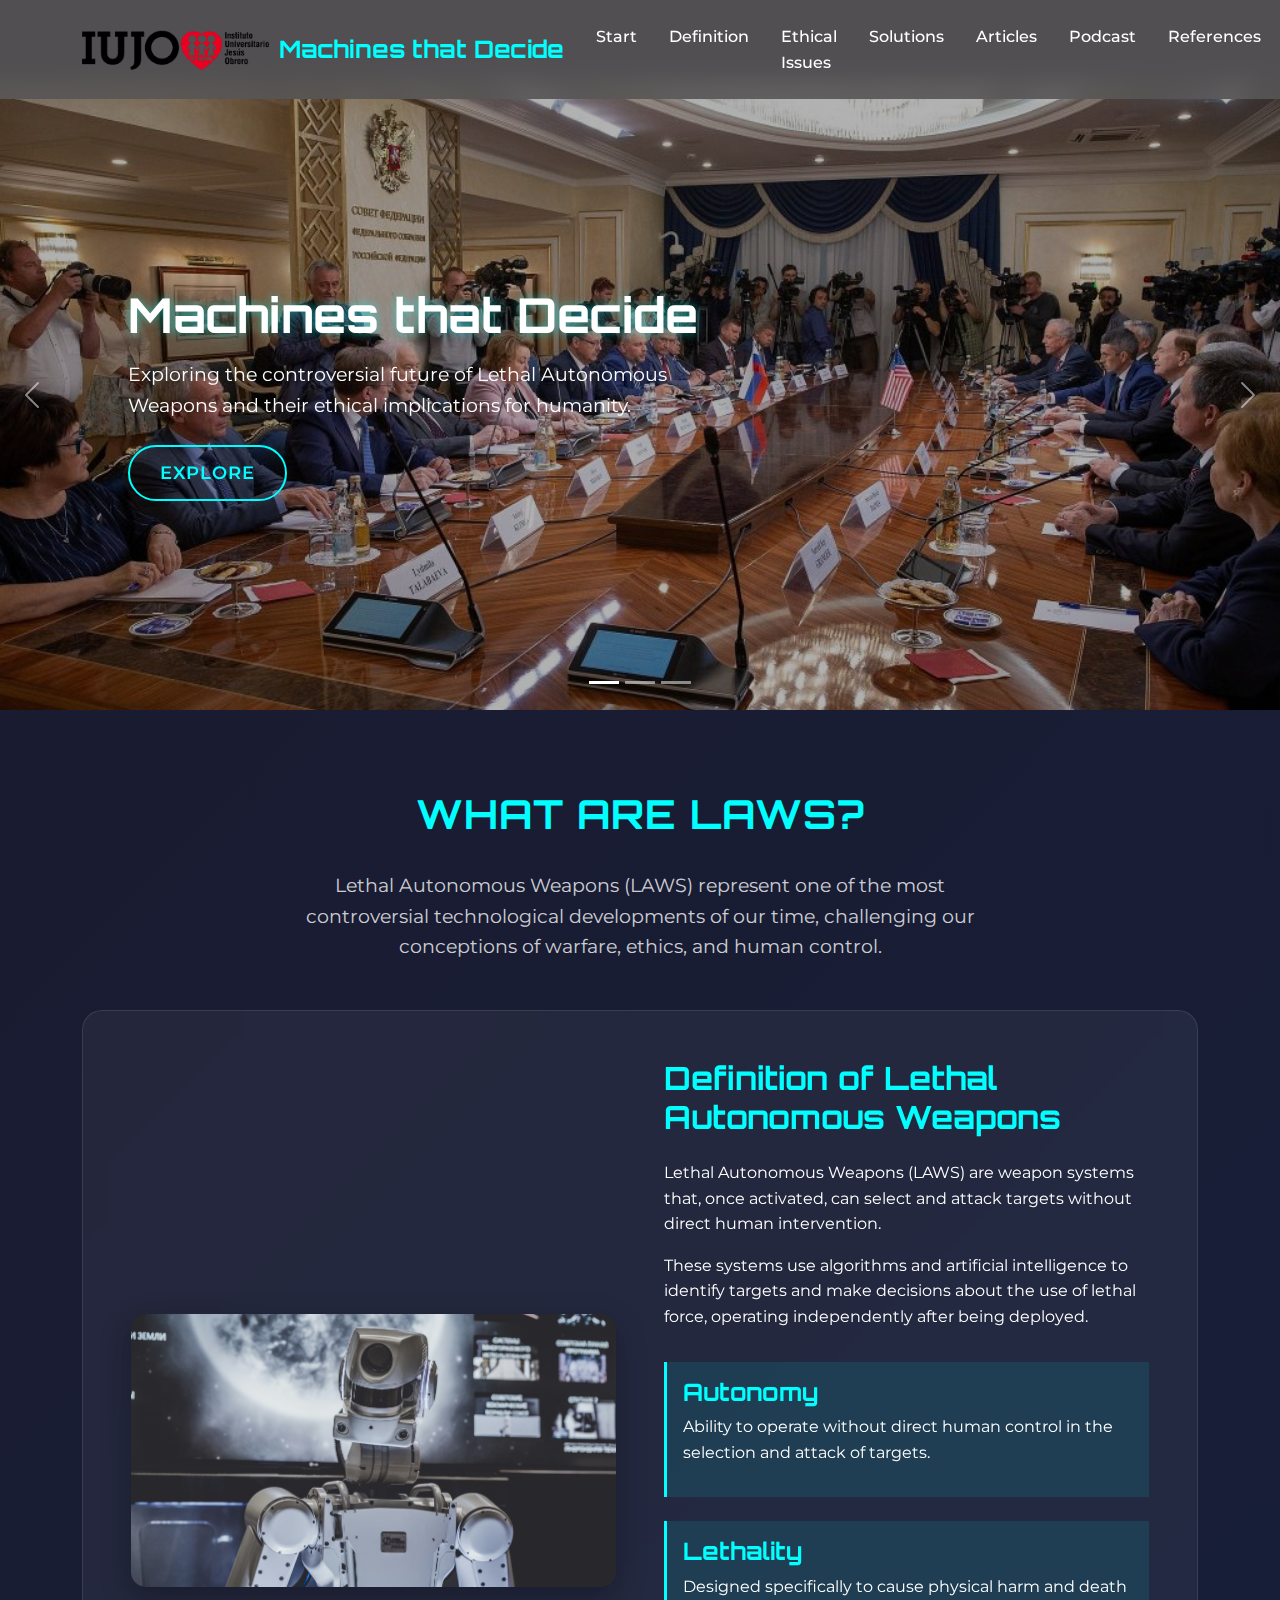
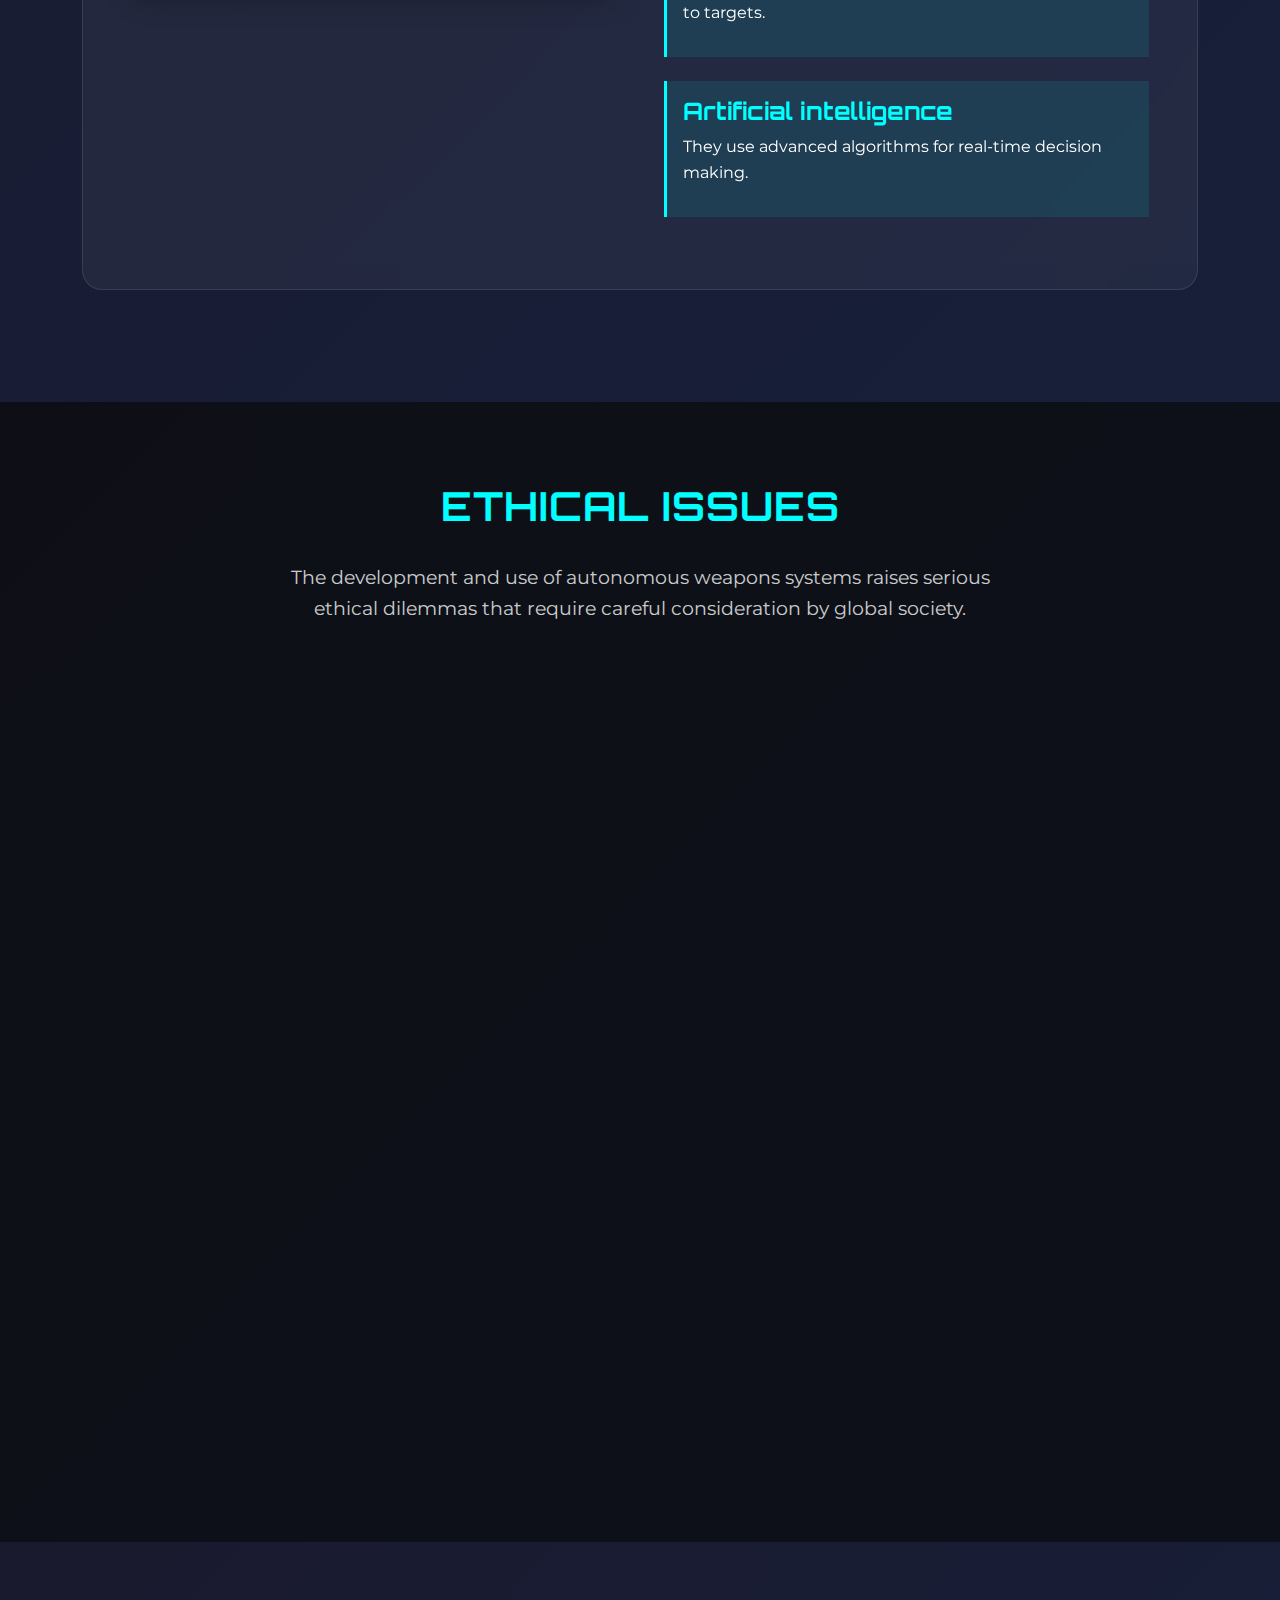
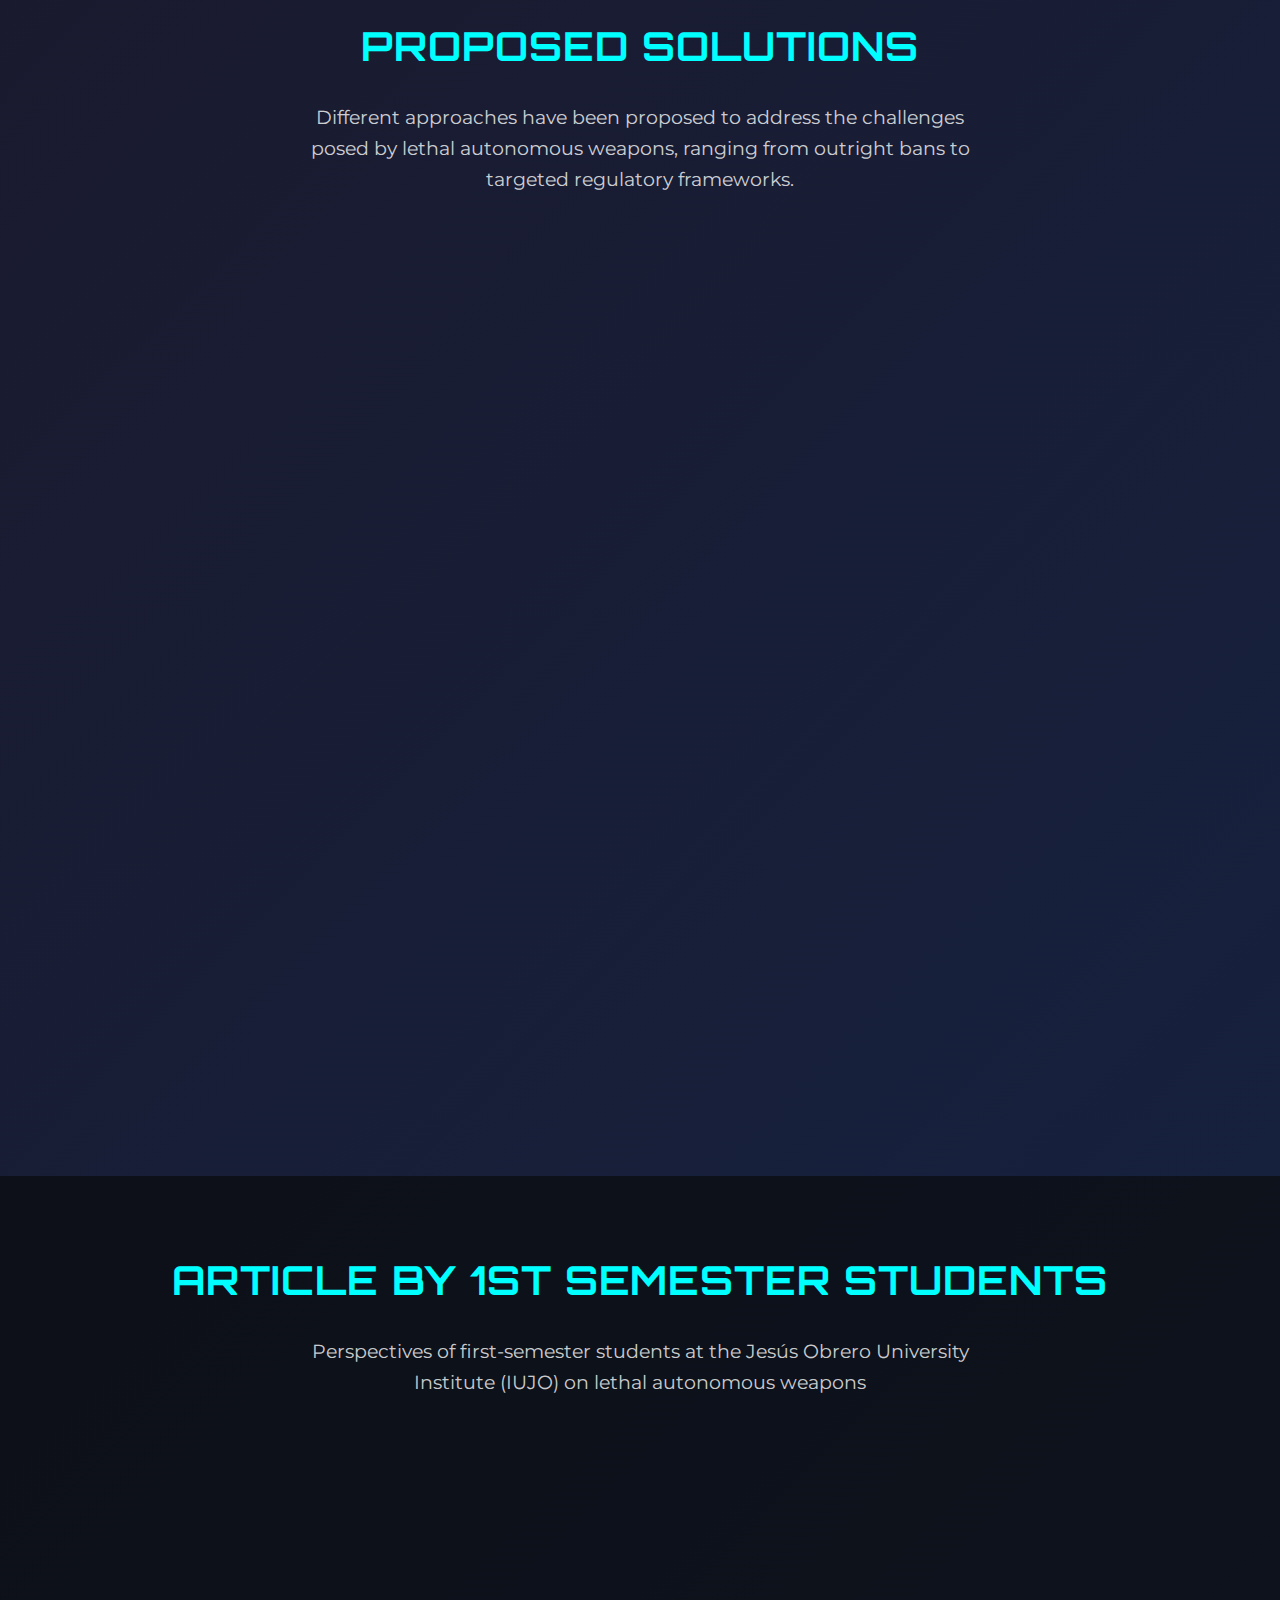
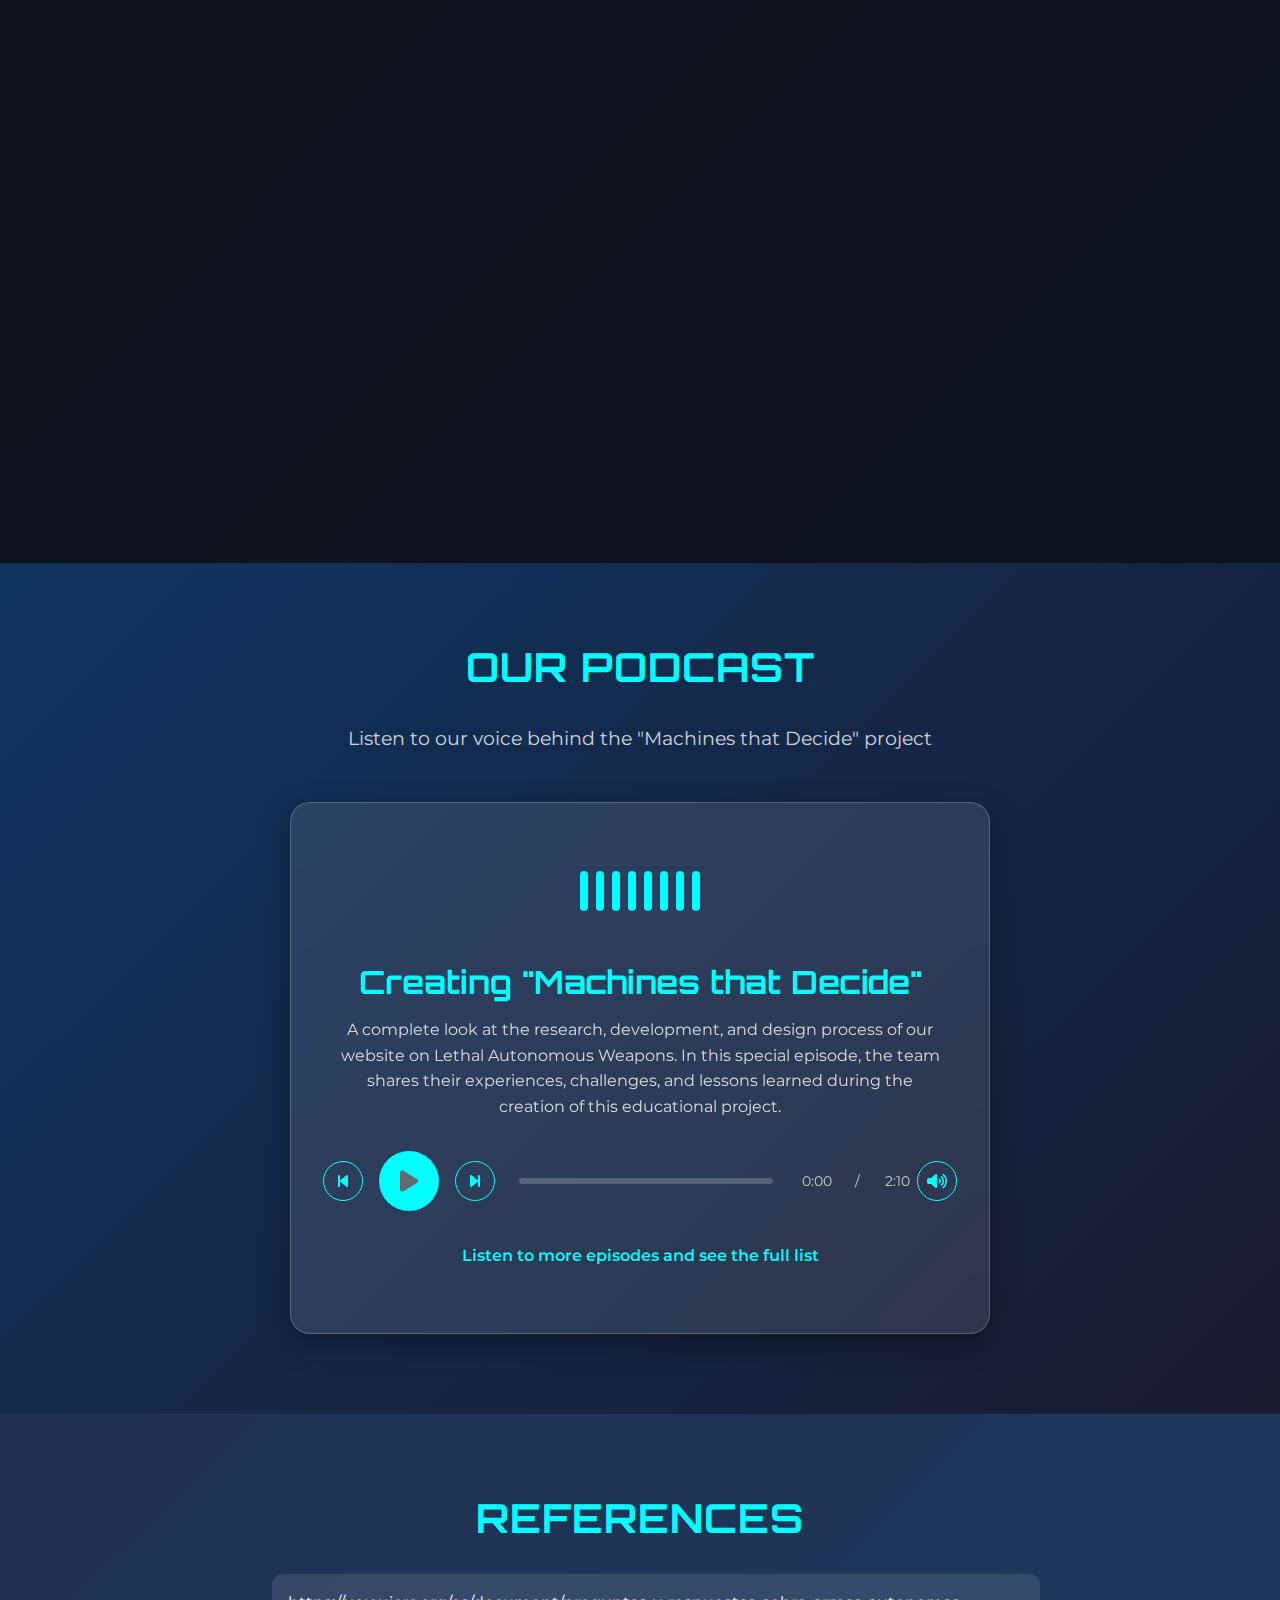
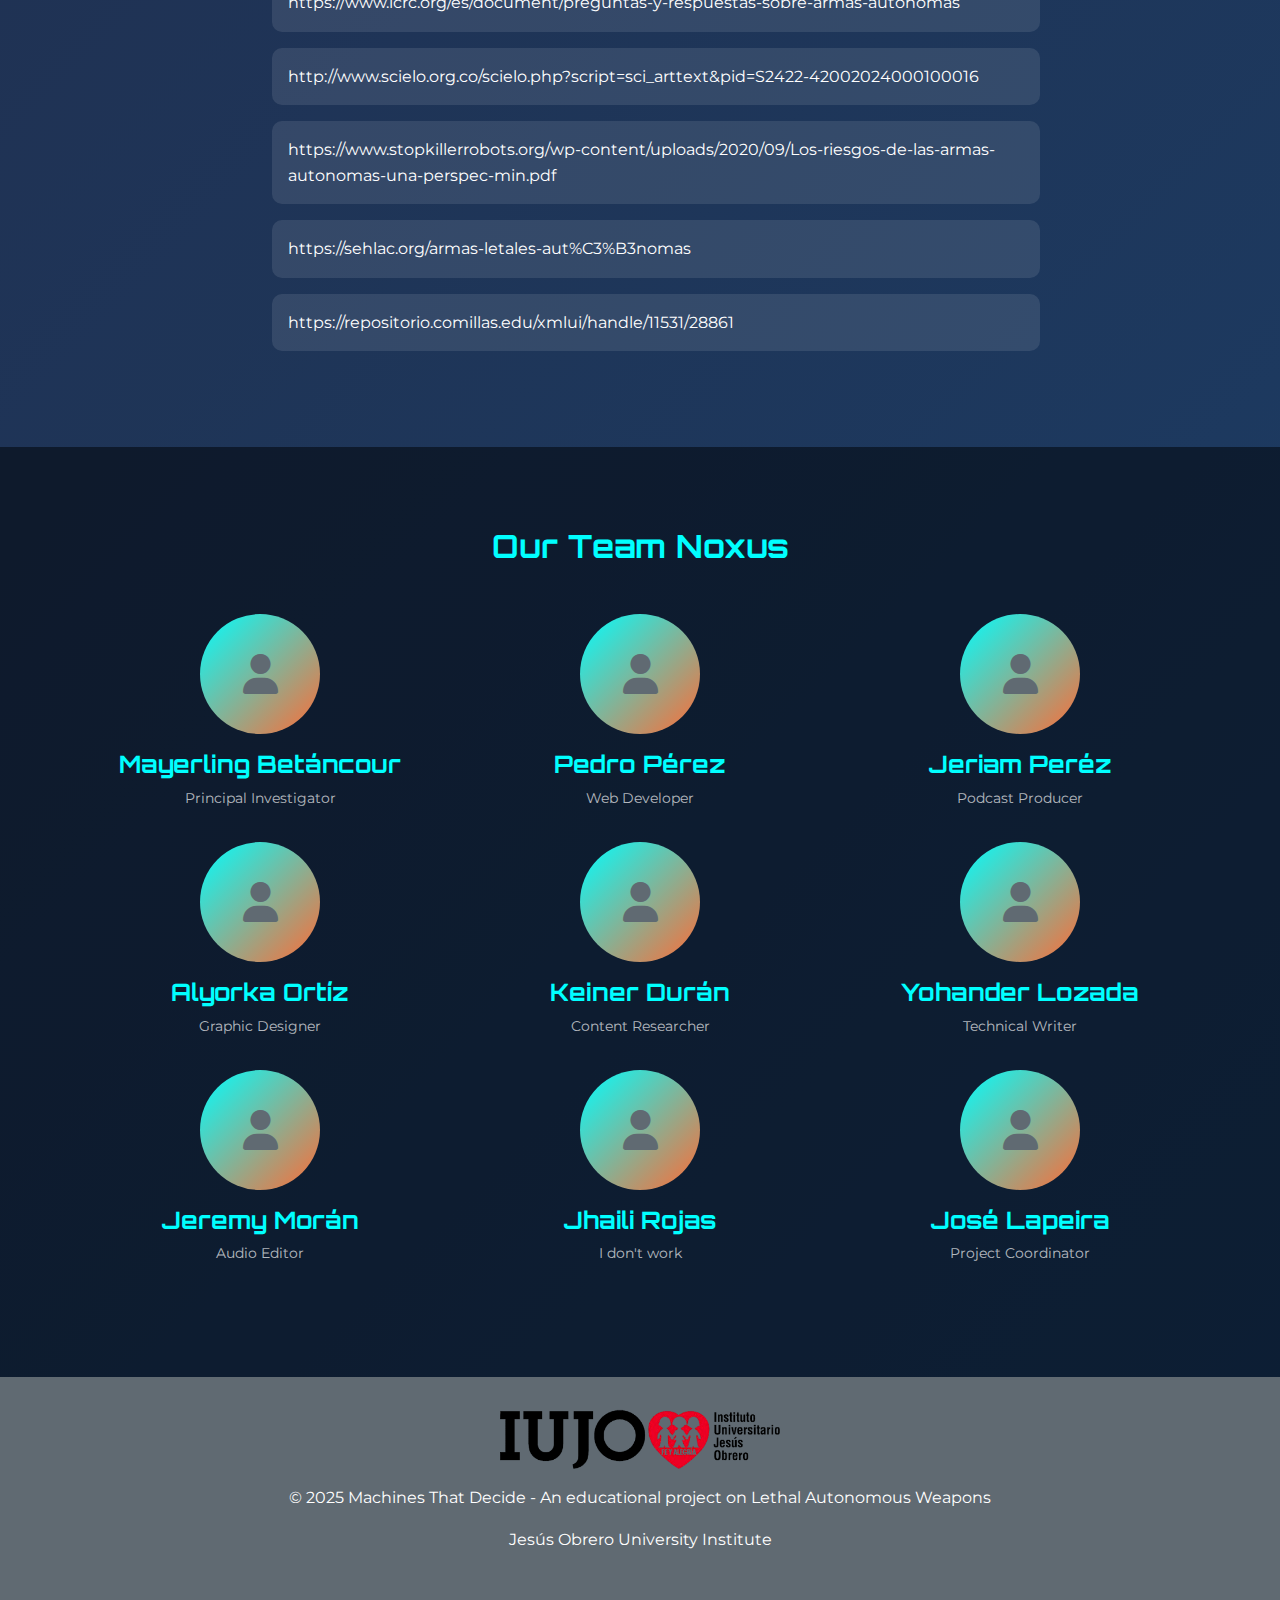
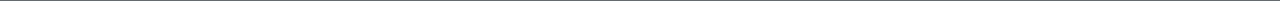
<file: index.html>
<!DOCTYPE html>
<html lang="es">
<head>
    <meta charset="UTF-8">
    <meta name="viewport" content="width=device-width, initial-scale=1.0">
    <title>Lethal Autonomous Weapons</title>
    <link href="https://cdn.jsdelivr.net/npm/bootstrap@5.3.0/dist/css/bootstrap.min.css" rel="stylesheet">
    <link href="https://fonts.googleapis.com/css2?family=Orbitron:wght@400;700&family=Montserrat:wght@400;700&display=swap" rel="stylesheet">
    <link rel="stylesheet" href="https://cdnjs.cloudflare.com/ajax/libs/font-awesome/6.4.0/css/all.min.css">
    <link rel="icon" href="images\favicon.ico" type="image/x-icon">
    <style>
        :root {
            --primary-color: #606a72;
            --secondary-color: #1a1a2e;
            --accent-color: #00ffff;
            --accent-secondary: #ff6b35;
            --text-light: #ffffff;
            --text-dark: #333333;
            --transition: all 0.3s ease;
        }

        * {
            margin: 0;
            padding: 0;
            box-sizing: border-box;
        }

        body {
            font-family: 'Montserrat', sans-serif;
            line-height: 1.6;
            color: var(--text-light);
            background: linear-gradient(135deg, #1a1a2e 0%, #16213e 50%, #0f3460 100%);
            min-height: 100vh;
        }

        h1, h2, h3, h4, h5, h6 {
            font-family: 'Orbitron', sans-serif;
            font-weight: 700;
        }

        /* Pie de Página */
        .navbar {
            background-color: rgba(88, 85, 85, 0.9);
            backdrop-filter: blur(10px);
            padding: 1rem 0;
            transition: var(--transition);
        }

        .navbar-brand {
            display: flex;
            align-items: center;
            font-family: 'Orbitron', sans-serif;
            font-weight: 700;
            font-size: 1.5rem;
            color: var(--accent-color) !important;
        }

        .logo-img {
            height: 40px;
            margin-right: 10px;
        }

        .navbar-nav .nav-link {
            color: var(--text-light) !important;
            font-weight: 500;
            margin: 0 0.5rem;
            transition: var(--transition);
        }

        .navbar-nav .nav-link:hover {
            color: var(--accent-color) !important;
        }

        /* Carrusel */
        .carousel-section {
            padding-top: 80px;
        }

        .carousel-item {
            height: 70vh;
            min-height: 500px;
        }

        .carousel-img {
            width: 100%;
            height: 100%;
            object-fit: cover;
            filter: brightness(0.7);
        }

        .carousel-caption {
            bottom: 30%;
            text-align: left;
            max-width: 600px;
            left: 10%;
            right: auto;
        }

        .carousel-title {
            font-size: 3rem;
            margin-bottom: 1rem;
            text-shadow: 0 0 10px rgba(0, 255, 255, 0.5);
            animation: glow 2s ease-in-out infinite alternate;
        }

        @keyframes glow {
            from {
                text-shadow: 0 0 10px rgba(0, 255, 255, 0.5);
            }
            to {
                text-shadow: 0 0 20px rgba(0, 255, 255, 0.8), 0 0 30px rgba(0, 255, 255, 0.6);
            }
        }

        .carousel-text {
            font-size: 1.2rem;
            margin-bottom: 1.5rem;
        }

        .carousel-btn {
            background: transparent;
            color: var(--accent-color);
            border: 2px solid var(--accent-color);
            padding: 12px 30px;
            font-size: 1.1rem;
            font-weight: 600;
            border-radius: 30px;
            cursor: pointer;
            transition: var(--transition);
            text-transform: uppercase;
            letter-spacing: 1px;
        }

        .carousel-btn:hover {
            background: var(--accent-color);
            color: var(--primary-color);
            box-shadow: 0 0 20px rgba(0, 255, 255, 0.5);
        }

        .carousel-control-prev, .carousel-control-next {
            width: 5%;
        }

        /* Secciones */
        .section-title {
            font-size: 2.5rem;
            margin-bottom: 2rem;
            color: var(--accent-color);
            text-transform: uppercase;
            letter-spacing: 1px;
        }

        .section-subtitle {
            font-size: 1.2rem;
            margin-bottom: 3rem;
            color: rgba(255, 255, 255, 0.8);
            text-align: center;
            max-width: 700px;
            margin-left: auto;
            margin-right: auto;
        }

        .content-section {
            padding: 80px 0;
        }

        /* Sección Definición */
        .definition-section {
            background: rgba(255, 255, 255, 0.05);
            backdrop-filter: blur(10px);
            border-radius: 20px;
            padding: 3rem;
            margin: 2rem auto;
            max-width: 1200px;
            border: 1px solid rgba(255, 255, 255, 0.1);
        }

        .definition-content {
            display: flex;
            align-items: center;
            gap: 3rem;
        }

        .definition-img {
            flex: 1;
            border-radius: 15px;
            overflow: hidden;
            box-shadow: 0 10px 30px rgba(0, 0, 0, 0.3);
        }

        .definition-img img {
            width: 100%;
            height: auto;
            display: block;
        }

        .definition-text {
            flex: 1;
        }

        .definition-text h2 {
            color: var(--accent-color);
            margin-bottom: 1.5rem;
        }

        .definition-features {
            margin-top: 2rem;
        }

        .feature-item {
            margin-bottom: 1.5rem;
            padding: 1rem;
            border-left: 3px solid var(--accent-color);
            background: rgba(0, 255, 255, 0.1);
        }

        .feature-item h4 {
            color: var(--accent-color);
            margin-bottom: 0.5rem;
        }

        /* Sección Problemas Éticos */
        .ethics-section {
            background: rgba(10, 10, 10, 0.7);
        }

        .ethics-cards {
            display: grid;
            grid-template-columns: repeat(auto-fit, minmax(300px, 1fr));
            gap: 2rem;
        }

        .ethics-card {
            background: rgba(255, 255, 255, 0.1);
            backdrop-filter: blur(10px);
            border-radius: 15px;
            padding: 2rem;
            transition: var(--transition);
            border: 1px solid rgba(255, 255, 255, 0.1);
            height: 100%;
        }

        .ethics-card:hover {
            transform: translateY(-10px);
            box-shadow: 0 15px 30px rgba(0, 0, 0, 0.3);
        }

        .ethics-icon {
            width: 70px;
            height: 70px;
            margin-bottom: 1.5rem;
            background: rgba(0, 255, 255, 0.2);
            border-radius: 50%;
            display: flex;
            align-items: center;
            justify-content: center;
            font-size: 1.8rem;
            color: var(--accent-color);
        }

        .ethics-card h3 {
            color: var(--accent-color);
            margin-bottom: 1rem;
        }

        /* Sección Soluciones */
        .solutions-section {
            background: linear-gradient(135deg, #1a1a2e 0%, #16213e 100%);
        }

        .solutions-grid {
            display: grid;
            grid-template-columns: repeat(auto-fit, minmax(300px, 1fr));
            gap: 2rem;
        }

        .solution-card {
            background: rgba(255, 255, 255, 0.1);
            backdrop-filter: blur(10px);
            border-radius: 15px;
            padding: 2rem;
            text-align: center;
            transition: var(--transition);
            border: 1px solid rgba(255, 255, 255, 0.1);
            height: 100%;
        }

        .solution-card:hover {
            transform: translateY(-10px);
            background: rgba(255, 255, 255, 0.15);
        }

        .solution-icon {
            font-size: 3rem;
            color: var(--accent-color);
            margin-bottom: 1.5rem;
        }

        .solution-card h3 {
            color: var(--accent-color);
            margin-bottom: 1rem;
        }

        /* Sección Artículos */
        .articles-section {
            background: rgba(10, 10, 10, 0.7);
        }

        .articles-grid {
            display: grid;
            grid-template-columns: repeat(auto-fit, minmax(300px, 1fr));
            gap: 2rem;
        }

        .article-card {
            background: rgba(255, 255, 255, 0.1);
            backdrop-filter: blur(10px);
            border-radius: 15px;
            overflow: hidden;
            transition: var(--transition);
            border: 1px solid rgba(255, 255, 255, 0.1);
            height: 100%;
        }

        .article-card:hover {
            transform: translateY(-10px);
            box-shadow: 0 15px 30px rgba(0, 0, 0, 0.3);
        }

        .article-image {
            height: 200px;
            overflow: hidden;
        }

        .article-image img {
            width: 100%;
            height: 100%;
            object-fit: cover;
            transition: var(--transition);
        }

        .article-card:hover .article-image img {
            transform: scale(1.1);
        }

        .article-content {
            padding: 1.5rem;
        }

        .article-content h3 {
            color: var(--accent-color);
            margin-bottom: 0.5rem;
        }

        .article-author {
            font-style: italic;
            margin-bottom: 1rem;
            color: rgba(255, 255, 255, 0.7);
        }

        .article-preview {
            margin-bottom: 1.5rem;
            color: rgba(255, 255, 255, 0.8);
        }

        .article-btn {
            background: transparent;
            color: var(--accent-color);
            border: 1px solid var(--accent-color);
            padding: 8px 20px;
            border-radius: 20px;
            cursor: pointer;
            transition: var(--transition);
        }

        .article-btn:hover {
            background: var(--accent-color);
            color: var(--primary-color);
        }

        /* Sección Podcast */
        .podcast-section {
            background: linear-gradient(135deg, #0f3460 0%, #1a1a2e 100%);
            text-align: center;
            padding: 5rem 0;
        }

        .podcast-player {
            max-width: 700px;
            margin: 0 auto;
            background: rgba(255, 255, 255, 0.1);
            backdrop-filter: blur(10px);
            border-radius: 20px;
            padding: 3rem 2rem;
            border: 1px solid rgba(255, 255, 255, 0.2);
            box-shadow: 0 10px 30px rgba(0, 0, 0, 0.3);
        }

        .audio-wave {
            display: flex;
            justify-content: center;
            align-items: center;
            height: 80px;
            margin-bottom: 2rem;
        }

        .wave-bar {
            width: 8px;
            height: 40px;
            background: var(--accent-color);
            margin: 0 4px;
            border-radius: 4px;
            animation: wave 1.5s ease-in-out infinite;
        }

        .wave-bar:nth-child(2) { animation-delay: 0.1s; }
        .wave-bar:nth-child(3) { animation-delay: 0.2s; }
        .wave-bar:nth-child(4) { animation-delay: 0.3s; }
        .wave-bar:nth-child(5) { animation-delay: 0.4s; }
        .wave-bar:nth-child(6) { animation-delay: 0.5s; }
        .wave-bar:nth-child(7) { animation-delay: 0.6s; }
        .wave-bar:nth-child(8) { animation-delay: 0.7s; }

        @keyframes wave {
            0%, 100% { transform: scaleY(0.5); }
            50% { transform: scaleY(1.8); }
        }

        .podcast-info {
            text-align: center;
            margin-bottom: 2rem;
        }

        .podcast-info h2 {
            color: var(--accent-color);
            margin-bottom: 1rem;
        }

        .podcast-description {
            max-width: 600px;
            margin: 0 auto;
            color: rgba(255, 255, 255, 0.8);
        }

        .audio-controls {
            display: flex;
            align-items: center;
            justify-content: center;
            margin-top: 2rem;
        }

        .control-btn {
            background: var(--accent-color);
            color: var(--primary-color);
            border: none;
            width: 60px;
            height: 60px;
            border-radius: 50%;
            display: flex;
            align-items: center;
            justify-content: center;
            cursor: pointer;
            transition: var(--transition);
            margin: 0 1rem;
            font-size: 1.5rem;
        }

        .control-btn:hover {
            transform: scale(1.1);
            box-shadow: 0 0 20px rgba(0, 255, 255, 0.7);
        }

        .secondary-controls {
            display: flex;
            align-items: center;
            gap: 1rem;
        }

        .secondary-btn {
            background: transparent;
            color: var(--accent-color);
            border: 1px solid var(--accent-color);
            width: 40px;
            height: 40px;
            border-radius: 50%;
            display: flex;
            align-items: center;
            justify-content: center;
            cursor: pointer;
            transition: var(--transition);
        }

        .secondary-btn:hover {
            background: var(--accent-color);
            color: var(--primary-color);
        }

        .progress-container {
            flex-grow: 1;
            height: 6px;
            background: rgba(255, 255, 255, 0.2);
            border-radius: 5px;
            margin: 0 1.5rem;
            cursor: pointer;
            position: relative;
        }

        .progress-bar {
            height: 100%;
            background: var(--accent-color);
            border-radius: 5px;
            width: 0%;
            transition: width 0.1s linear;
        }

        .time {
            font-size: 0.9rem;
            color: rgba(255, 255, 255, 0.7);
            min-width: 40px;
        }

        .podcast-link {
            margin-top: 2rem;
        }

        .podcast-link a {
            color: var(--accent-color);
            text-decoration: none;
            font-weight: 600;
            transition: var(--transition);
        }

        .podcast-link a:hover {
            text-decoration: underline;
        }

        /* Sección Referencias */
        .references-section {
            background: rgba(255, 255, 255, 0.05);
        }

        .references-content {
            max-width: 800px;
            margin: 0 auto;
        }

        .references-list {
            list-style-type: none;
        }

        .references-list li {
            margin-bottom: 1rem;
            padding: 1rem;
            background: rgba(255, 255, 255, 0.1);
            border-radius: 10px;
            transition: var(--transition);
        }

        .references-list li:hover {
            transform: translateX(5px);
            background: rgba(255, 255, 255, 0.15);
        }
        
        /* Equipo */
        .team-section {
            padding: 80px 0;
            background: rgba(10, 10, 10, 0.5);
        }

        .team-title {
            font-size: 2rem;
            margin-bottom: 3rem;
            color: var(--accent-color);
            text-align: center;
        }

        .team-member {
            text-align: center;
            margin-bottom: 2rem;
        }

        .member-avatar {
            width: 120px;
            height: 120px;
            border-radius: 50%;
            margin: 0 auto 1rem;
            background: linear-gradient(135deg, var(--accent-color), var(--accent-secondary));
            display: flex;
            align-items: center;
            justify-content: center;
            font-size: 2.5rem;
            color: var(--primary-color);
        }

        .member-name {
            color: var(--accent-color);
            margin-bottom: 0.5rem;
        }

        .member-role {
            color: rgba(255, 255, 255, 0.7);
            font-size: 0.9rem;
        }
        
        /* Footer */
        .footer {
            background: var(--primary-color);
            color: var(--text-light);
            text-align: center;
            padding: 2rem 0;
        }

        .footer-logo {
            height: 60px;
            margin-bottom: 1rem;
        }

        /* Responsive */
        @media (max-width: 768px) {
            .carousel-title {
                font-size: 2rem;
            }
            
            .definition-content {
                flex-direction: column;
            }
            
            .carousel-caption {
                left: 5%;
                right: 5%;
                text-align: center;
            }
            
            .audio-controls {
                flex-direction: column;
                gap: 1rem;
            }
            
            .progress-container {
                width: 100%;
                margin: 0.5rem 0;
            }
        }
    </style>
</head>
<body>
    <!-- Navegación -->
    <nav class="navbar navbar-expand-lg navbar-dark fixed-top">
        <div class="container">
            <a class="navbar-brand" href="#">
                <img src="images\logo.png" alt="Logo" class="logo-img">
                Machines that Decide
            </a>
            <button class="navbar-toggler" type="button" data-bs-toggle="collapse" data-bs-target="#navbarNav">
                <span class="navbar-toggler-icon"></span>
            </button>
            <div class="collapse navbar-collapse" id="navbarNav">
                <ul class="navbar-nav ms-auto">
                    <li class="nav-item"><a class="nav-link" href="#inicio">Start</a></li>
                    <li class="nav-item"><a class="nav-link" href="#definicion">Definition</a></li>
                    <li class="nav-item"><a class="nav-link" href="#problemas">Ethical Issues</a></li>
                    <li class="nav-item"><a class="nav-link" href="#soluciones">Solutions</a></li>
                    <li class="nav-item"><a class="nav-link" href="#articulos">Articles</a></li>
                    <li class="nav-item"><a class="nav-link" href="#podcast">Podcast</a></li>
                    <li class="nav-item"><a class="nav-link" href="#referencias">References</a></li>
                </ul>
            </div>
        </div>
    </nav>

    <!-- Carrusel -->
            <section id="inicio" class="carousel-section">
        <div id="mainCarousel" class="carousel slide" data-bs-ride="carousel">
            <div class="carousel-indicators">
                <button type="button" data-bs-target="#mainCarousel" data-bs-slide-to="0" class="active"></button>
                <button type="button" data-bs-target="#mainCarousel" data-bs-slide-to="1"></button>
                <button type="button" data-bs-target="#mainCarousel" data-bs-slide-to="2"></button>
            </div>
            <div class="carousel-inner">
                <div class="carousel-item active">
                    <img src="images/carousel-1.jpg" class="d-block w-100 carousel-img" alt="Tecnología militar y autonomía">
                    <div class="carousel-caption">
                        <h1 class="carousel-title">Machines that Decide</h1>
                        <p class="carousel-text">Exploring the controversial future of Lethal Autonomous Weapons and their ethical implications for humanity.</p>
                        <button class="carousel-btn" onclick="scrollToSection('definicion')">Explore</button>
                    </div>
                </div>
                <div class="carousel-item">
                    <img src="images/carousel-2.jpg" class="d-block w-100 carousel-img" alt="Sistemas autónomos">
                    <div class="carousel-caption">
                        <h1 class="carousel-title">Technology and Ethics</h1>
                        <p class="carousel-text">Analyzing the moral dilemmas that arise when we delegate life or death decisions to autonomous systems.</p>
                        <button class="carousel-btn" onclick="scrollToSection('problemas')">Discover</button>
                    </div>
                </div>
                <div class="carousel-item">
                    <img src="images/carousel-3.jpg" class="d-block w-100 carousel-img" alt="Inteligencia artificial">
                    <div class="carousel-caption">
                        <h1 class="carousel-title">The Future of War</h1>
                        <p class="carousel-text">Understanding how LAWS are transforming armed conflict and global security.</p>
                        <button class="carousel-btn" onclick="scrollToSection('soluciones')">Learn More</button>
                    </div>
                </div>
            </div>
            <button class="carousel-control-prev" type="button" data-bs-target="#mainCarousel" data-bs-slide="prev">
                <span class="carousel-control-prev-icon"></span>
            </button>
            <button class="carousel-control-next" type="button" data-bs-target="#mainCarousel" data-bs-slide="next">
                <span class="carousel-control-next-icon"></span>
            </button>
        </div>
    </section>

    <!-- Sección Definición -->
    <section id="definicion" class="content-section">
        <div class="container">
            <h2 class="section-title text-center">What are LAWS?</h2>
            <p class="section-subtitle">Lethal Autonomous Weapons (LAWS) represent one of the most controversial technological developments of our time, challenging our conceptions of warfare, ethics, and human control.</p>
            
            <div class="definition-section">
                <div class="definition-content">
                    <div class="definition-img">
                        <img src="images/carousel-3.jpg" alt="Drone militar autónomo">
                    </div>
                    <div class="definition-text">
                        <h2>Definition of Lethal Autonomous Weapons</h2>
                        <p>Lethal Autonomous Weapons (LAWS) are weapon systems that, once activated, can select and attack targets without direct human intervention.</p>
                        <p>These systems use algorithms and artificial intelligence to identify targets and make decisions about the use of lethal force, operating independently after being deployed.</p>
                        
                        <div class="definition-features">
                            <div class="feature-item">
                                <h4>Autonomy</h4>
                                <p>Ability to operate without direct human control in the selection and attack of targets.</p>
                            </div>
                            <div class="feature-item">
                                <h4>Lethality</h4>
                                <p>Designed specifically to cause physical harm and death to targets.</p>
                            </div>
                            <div class="feature-item">
                                <h4>Artificial intelligence</h4>
                                <p>They use advanced algorithms for real-time decision making.</p>
                            </div>
                        </div>
                    </div>
                </div>
            </div>
        </div>
    </section>

    <!-- Sección Problemas Éticos -->
    <section id="problemas" class="content-section ethics-section">
        <div class="container">
            <h2 class="section-title text-center">Ethical Issues</h2>
            <p class="section-subtitle">The development and use of autonomous weapons systems raises serious ethical dilemmas that require careful consideration by global society.</p>
            
            <div class="ethics-cards">
                <div class="ethics-card">
                    <div class="ethics-icon">
                        <i class="fas fa-balance-scale"></i>
                    </div>
                    <h3>Responsibility</h3>
                    <p>Who is responsible when an autonomous system makes a mistake that results in civilian casualties? The traditional chain of command becomes blurred with systems that make decisions independently.</p>
                </div>
                
                <div class="ethics-card">
                    <div class="ethics-icon">
                        <i class="fas fa-user-shield"></i>
                    </div>
                    <h3>Discrimination</h3>
                    <p>Can autonomous systems adequately distinguish between combatants and non-combatants? The lack of contextual human judgment could lead to violations of international humanitarian law.</p>
                </div>
                
                <div class="ethics-card">
                    <div class="ethics-icon">
                        <i class="fas fa-heartbeat"></i>
                    </div>
                    <h3>Dehumanization</h3>
                    <p>Delegating life-or-death decisions to machines could lower psychological barriers to the use of force, facilitating conflict and diminishing the perceived value of human life.</p>
                </div>
                
                <div class="ethics-card">
                    <div class="ethics-icon">
                        <i class="fas fa-rocket"></i>
                    </div>
                    <h3>Arms Race</h3>
                    <p>Competition between nations to develop more advanced LAWS could destabilize the geopolitical balance and lead to a dangerous proliferation of these technologies.</p>
                </div>
            </div>
        </div>
    </section>

    <!-- Sección Soluciones Propuestas -->
    <section id="soluciones" class="content-section solutions-section">
        <div class="container">
            <h2 class="section-title text-center">Proposed Solutions</h2>
            <p class="section-subtitle">Different approaches have been proposed to address the challenges posed by lethal autonomous weapons, ranging from outright bans to targeted regulatory frameworks.</p>
            
            <div class="solutions-grid">
                <div class="solution-card">
                    <div class="solution-icon">
                        <i class="fas fa-ban"></i>
                    </div>
                    <h3>Total Ban</h3>
                    <p>Some organizations and countries advocate for a complete ban on the development and use of fully autonomous weapons systems, similar to the bans on chemical and biological weapons.</p>
                </div>
                
                <div class="solution-card">
                    <div class="solution-icon">
                        <i class="fas fa-user-check"></i>
                    </div>
                    <h3>Meaningful Human Control</h3>
                    <p>Establish that any use of lethal force must be under meaningful human control, keeping people in the critical decision-making loop.</p>
                </div>
                
                <div class="solution-card">
                    <div class="solution-icon">
                        <i class="fas fa-balance-scale"></i>
                    </div>
                    <h3>International Regulatory Framework</h3>
                    <p>Develop international treaties and standards that regulate the development and use of LAWS, establishing clear limits and verification mechanisms.</p>
                </div>
                
                <div class="solution-card">
                    <div class="solution-icon">
                        <i class="fas fa-code"></i>
                    </div>
                    <h3>Principles of Ethical Design</h3>
                    <p>Incorporate ethical considerations from the design phase of these systems, including mechanisms for transparency, auditability, and operational limits.</p>
                </div>
            </div>
        </div>
    </section>
    <!-- Sección Artículos de Estudiantes -->
    <section id="articulos" class="content-section articles-section">
        <div class="container">
            <h2 class="section-title text-center">Article by 1st Semester Students</h2>
            <p class="section-subtitle">Perspectives of first-semester students at the Jesús Obrero University Institute (IUJO) on lethal autonomous weapons</p>
            
            <div class="articles-grid">
                <div class="article-card">
                    <div class="article-image">
                        <img src="images\carousel-1.jpg" alt="Artículo 1">
                    </div>
                    <div class="article-content">
                        <h3>Keywords: Warfare, Accountability, Transparency, Innovation</h3>
                        <p class="article-author">By: J. Paradiso</p>
                        <p class="article-preview"> Lethal Autonomous Weapons Systems (LAWS) are systems capable of operating without direct human intervention...</p>
                        <a href="pdf/The-Rise-of-the-Algorithm-Ethical-and-Legal-Implications-of-Lethal-Autonomous-Weapons-Systems.pdf" download="The-Rise-of-the-Algorithm.pdf">
                        <button class="article-btn">Download PDF</button>
                    </a>
                    </div>
                </div>
                
                <div class="article-card">
                    <div class="article-image">
                        <img src="images\carousel-3.jpg" alt="Artículo 2">
                    </div>
                    <div class="article-content">
                        <h3>The Erosion of Human Judgment </h3>
                        <p class="article-author">By:  J. Moreno</p>
                        <p class="article-preview">Historically, warfare has relied implicitly on real-time human decision-making. Soldiers and commanders assessed situations, recognized threats, and made moral choices under pressure...</p>
                        <a href="pdf/The-Rise-of-the-Algorithm-Ethical-and-Legal-Implications-of-Lethal-Autonomous-Weapons-Systems.pdf" download="The-Rise-of-the-Algorithm.pdf">
                        <button class="article-btn">Download PDF</button>
                    </a>
                    </div>
                </div>
                
                <div class="article-card">
                    <div class="article-image">
                        <img src="images\carousel-2.jpg" alt="Artículo 3">
                    </div>
                    <div class="article-content">
                        <h3>Future Risks and Regulation</h3>
                        <p class="article-author">By: A. Mendoza</p>
                        <p class="article-preview">Looking forward, if left unregulated, these weapons could lead to unpredictable consequences, ranging from accidental conflict escalation to the vulnerability of systems against cyberattacks...</p>
                        <a href="pdf/The-Rise-of-the-Algorithm-Ethical-and-Legal-Implications-of-Lethal-Autonomous-Weapons-Systems.pdf" download="The-Rise-of-the-Algorithm.pdf">
                        <button class="article-btn">Download PDF</button>
                    </a>
                    </div>
                </div>
            </div>
        </div>
    </section>

    <!-- Sección Podcast -->
    <section id="podcast" class="content-section podcast-section">
        <div class="container">
            <h2 class="section-title text-center">Our Podcast</h2>
            <p class="section-subtitle">Listen to our voice behind the "Machines that Decide" project</p>
            
            <div class="podcast-player">
                <div class="audio-wave">
                    <div class="wave-bar"></div>
                    <div class="wave-bar"></div>
                    <div class="wave-bar"></div>
                    <div class="wave-bar"></div>
                    <div class="wave-bar"></div>
                    <div class="wave-bar"></div>
                    <div class="wave-bar"></div>
                    <div class="wave-bar"></div>
                </div>
                <div class="podcast-info">
                    <h2>Creating "Machines that Decide"</h2>
                    <p class="podcast-description">
                        A complete look at the research, development, and design process of our website
                        on Lethal Autonomous Weapons. In this special episode, the team shares their experiences,
                        challenges, and lessons learned during the creation of this educational project.
                    </p>
                </div>
                
                <!-- Reproductor de audio real -->
                <audio id="podcastAudio" preload="metadata">
                    <source src="podcast\podcast.mp3" type="audio/mpeg">
                    Your browser does not support the audio element.
                </audio>
                
                <div class="audio-controls">
                    <div class="secondary-controls">
                        <button class="secondary-btn" id="rewindBtn">
                            <i class="fas fa-backward-step"></i>
                        </button>
                    </div>
                    
                    <button class="control-btn" id="playBtn">
                        <i class="fas fa-play"></i>
                    </button>
                    
                    <div class="secondary-controls">
                        <button class="secondary-btn" id="forwardBtn">
                            <i class="fas fa-forward-step"></i>
                        </button>
                    </div>
                    
                    <div class="progress-container" id="progressContainer">
                        <div class="progress-bar" id="progressBar"></div>
                    </div>
                    
                    <span class="time" id="currentTime">0:00</span>
                    <span class="time">/</span>
                    <span class="time" id="duration">0:00</span>
                    
                    <div class="secondary-controls">
                        <button class="secondary-btn" id="volumeBtn">
                            <i class="fas fa-volume-high"></i>
                        </button>
                    </div>
                </div>
                
                <div class="podcast-link">
                    <p><a href="podcast.html">Listen to more episodes and see the full list</a></p>
                </div>
            </div>
        </div>
    </section>

    <!-- Sección Referencias -->
    <section id="referencias" class="content-section references-section">
        <div class="container">
            <h2 class="section-title text-center">References</h2>
            
            <div class="references-content">
                <ul class="references-list">
                    <li>https://www.icrc.org/es/document/preguntas-y-respuestas-sobre-armas-autonomas</li>
                    <li>http://www.scielo.org.co/scielo.php?script=sci_arttext&pid=S2422-42002024000100016</li>
                    <li>https://www.stopkillerrobots.org/wp-content/uploads/2020/09/Los-riesgos-de-las-armas-autonomas-una-perspec-min.pdf</li>
                    <li>https://sehlac.org/armas-letales-aut%C3%B3nomas</li>
                    <li>https://repositorio.comillas.edu/xmlui/handle/11531/28861</li>
                </ul>
            </div>
        </div>
    </section>

    <!-- Equipo del Podcast -->
    <section class="team-section">
        <div class="container">
            <h2 class="team-title">Our Team Noxus</h2>
            <div class="row">
                <div class="col-md-4 col-sm-6">
                    <div class="team-member">
                        <div class="member-avatar">
                            <i class="fas fa-user"></i>
                        </div>
                        <h4 class="member-name">Mayerling Betáncour</h4>
                        <p class="member-role">Principal Investigator</p>
                    </div>
                </div>
                <div class="col-md-4 col-sm-6">
                    <div class="team-member">
                        <div class="member-avatar">
                            <i class="fas fa-user"></i>
                        </div>
                        <h4 class="member-name">Pedro Pérez</h4>
                        <p class="member-role">Web Developer</p>
                    </div>
                </div>
                <div class="col-md-4 col-sm-6">
                    <div class="team-member">
                        <div class="member-avatar">
                            <i class="fas fa-user"></i>
                        </div>
                        <h4 class="member-name">Jeriam Peréz</h4>
                        <p class="member-role">Podcast Producer</p>
                    </div>
                </div>
                <div class="col-md-4 col-sm-6">
                    <div class="team-member">
                        <div class="member-avatar">
                            <i class="fas fa-user"></i>
                        </div>
                        <h4 class="member-name">Alyorka Ortíz</h4>
                        <p class="member-role">Graphic Designer</p>
                    </div>
                </div>
                <div class="col-md-4 col-sm-6">
                    <div class="team-member">
                        <div class="member-avatar">
                            <i class="fas fa-user"></i>
                        </div>
                        <h4 class="member-name">Keiner Durán</h4>
                        <p class="member-role">Content Researcher</p>
                    </div>
                </div>
                <div class="col-md-4 col-sm-6">
                    <div class="team-member">
                        <div class="member-avatar">
                            <i class="fas fa-user"></i>
                        </div>
                        <h4 class="member-name">Yohander Lozada</h4>
                        <p class="member-role">Technical Writer</p>
                    </div>
                </div>
                <div class="col-md-4 col-sm-6">
                    <div class="team-member">
                        <div class="member-avatar">
                            <i class="fas fa-user"></i>
                        </div>
                        <h4 class="member-name">Jeremy Morán</h4>
                        <p class="member-role">Audio Editor</p>
                    </div>
                </div>
                <div class="col-md-4 col-sm-6">
                    <div class="team-member">
                        <div class="member-avatar">
                            <i class="fas fa-user"></i>
                        </div>
                        <h4 class="member-name">Jhaili Rojas</h4>
                        <p class="member-role">I don't work</p>
                    </div>
                </div>
                <div class="col-md-4 col-sm-6">
                    <div class="team-member">
                        <div class="member-avatar">
                            <i class="fas fa-user"></i>
                        </div>
                        <h4 class="member-name">José Lapeira</h4>
                        <p class="member-role">Project Coordinator</p>
                    </div>
                </div>
            </div>
        </div>
    </section>
    
    <!-- Footer -->
    <footer class="footer">
        <div class="container">
            <img src="images/logo.png" alt="Logo" class="footer-logo">
            <p>&copy; 2025 Machines That Decide - An educational project on Lethal Autonomous Weapons</p>
            <p class="mt-2">Jesús Obrero University Institute</p>
        </div>
    </footer>

    <!-- Scripts -->
    <script src="https://cdn.jsdelivr.net/npm/bootstrap@5.3.0/dist/js/bootstrap.bundle.min.js"></script>
    <script>
        // Función para desplazamiento suave
        function scrollToSection(sectionId) {
            const element = document.getElementById(sectionId);
            if (element) {
                element.scrollIntoView({ behavior: 'smooth' });
            }
        }

        // Navegación activa
        document.addEventListener('DOMContentLoaded', function() {
            // Actualizar navegación activa al desplazarse
            const sections = document.querySelectorAll('section');
            const navLinks = document.querySelectorAll('.navbar-nav .nav-link');
            
            window.addEventListener('scroll', function() {
                let current = '';
                sections.forEach(section => {
                    const sectionTop = section.offsetTop;
                    const sectionHeight = section.clientHeight;
                    if (scrollY >= (sectionTop - 200)) {
                        current = section.getAttribute('id');
                    }
                });
                
                navLinks.forEach(link => {
                    link.classList.remove('active');
                    if (link.getAttribute('href') === `#${current}`) {
                        link.classList.add('active');
                    }
                });
            });
            
            // Animación de entrada para las tarjetas
            const observerOptions = {
                threshold: 0.1,
                rootMargin: '0px 0px -50px 0px'
            };
            
            const observer = new IntersectionObserver(function(entries) {
                entries.forEach(entry => {
                    if (entry.isIntersecting) {
                        entry.target.style.opacity = '1';
                        entry.target.style.transform = 'translateY(0)';
                    }
                });
            }, observerOptions);
            
            // Observar elementos para animación
            const animatedElements = document.querySelectorAll('.ethics-card, .solution-card, .article-card');
            animatedElements.forEach(el => {
                el.style.opacity = '0';
                el.style.transform = 'translateY(20px)';
                el.style.transition = 'opacity 0.5s ease, transform 0.5s ease';
                observer.observe(el);
            });
            
            // Reproductor de podcast real
            const audio = document.getElementById('podcastAudio');
            const playBtn = document.getElementById('playBtn');
            const rewindBtn = document.getElementById('rewindBtn');
            const forwardBtn = document.getElementById('forwardBtn');
            const volumeBtn = document.getElementById('volumeBtn');
            const progressBar = document.getElementById('progressBar');
            const progressContainer = document.getElementById('progressContainer');
            const currentTime = document.getElementById('currentTime');
            const duration = document.getElementById('duration');
            
            let isPlaying = false;
            let isMuted = false;
            
            // Actualizar duración cuando se cargan los metadatos
            audio.addEventListener('loadedmetadata', function() {
                const totalMinutes = Math.floor(audio.duration / 60);
                const totalSeconds = Math.floor(audio.duration % 60);
                duration.textContent = `${totalMinutes}:${totalSeconds.toString().padStart(2, '0')}`;
            });
            
            // Botón de reproducción
            playBtn.addEventListener('click', function() {
                if (isPlaying) {
                    audio.pause();
                } else {
                    audio.play();
                }
            });
            
            // Actualizar estado de reproducción
            audio.addEventListener('play', function() {
                isPlaying = true;
                const icon = playBtn.querySelector('i');
                icon.classList.remove('fa-play');
                icon.classList.add('fa-pause');
            });
            
            audio.addEventListener('pause', function() {
                isPlaying = false;
                const icon = playBtn.querySelector('i');
                icon.classList.remove('fa-pause');
                icon.classList.add('fa-play');
            });
            
            // Botón de retroceso (10 segundos)
            rewindBtn.addEventListener('click', function() {
                audio.currentTime = Math.max(0, audio.currentTime - 10);
            });
            
            // Botón de avance (10 segundos)
            forwardBtn.addEventListener('click', function() {
                audio.currentTime = Math.min(audio.duration, audio.currentTime + 10);
            });
            
            // Botón de volumen
            volumeBtn.addEventListener('click', function() {
                isMuted = !isMuted;
                audio.muted = isMuted;
                const icon = volumeBtn.querySelector('i');
                
                if (isMuted) {
                    icon.classList.remove('fa-volume-high');
                    icon.classList.add('fa-volume-mute');
                } else {
                    icon.classList.remove('fa-volume-mute');
                    icon.classList.add('fa-volume-high');
                }
            });
            
            // Actualizar barra de progreso
            audio.addEventListener('timeupdate', function() {
                const progress = (audio.currentTime / audio.duration) * 100;
                progressBar.style.width = `${progress}%`;
                
                // Actualizar tiempo actual
                const currentMinutes = Math.floor(audio.currentTime / 60);
                const currentSeconds = Math.floor(audio.currentTime % 60);
                currentTime.textContent = `${currentMinutes}:${currentSeconds.toString().padStart(2, '0')}`;
            });
            
            // Control de progreso al hacer clic
            progressContainer.addEventListener('click', function(e) {
                const rect = this.getBoundingClientRect();
                const clickX = e.clientX - rect.left;
                const width = rect.width;
                const percentage = clickX / width;
                
                audio.currentTime = percentage * audio.duration;
            });
        });
    </script>
</body>
</html>
</file>
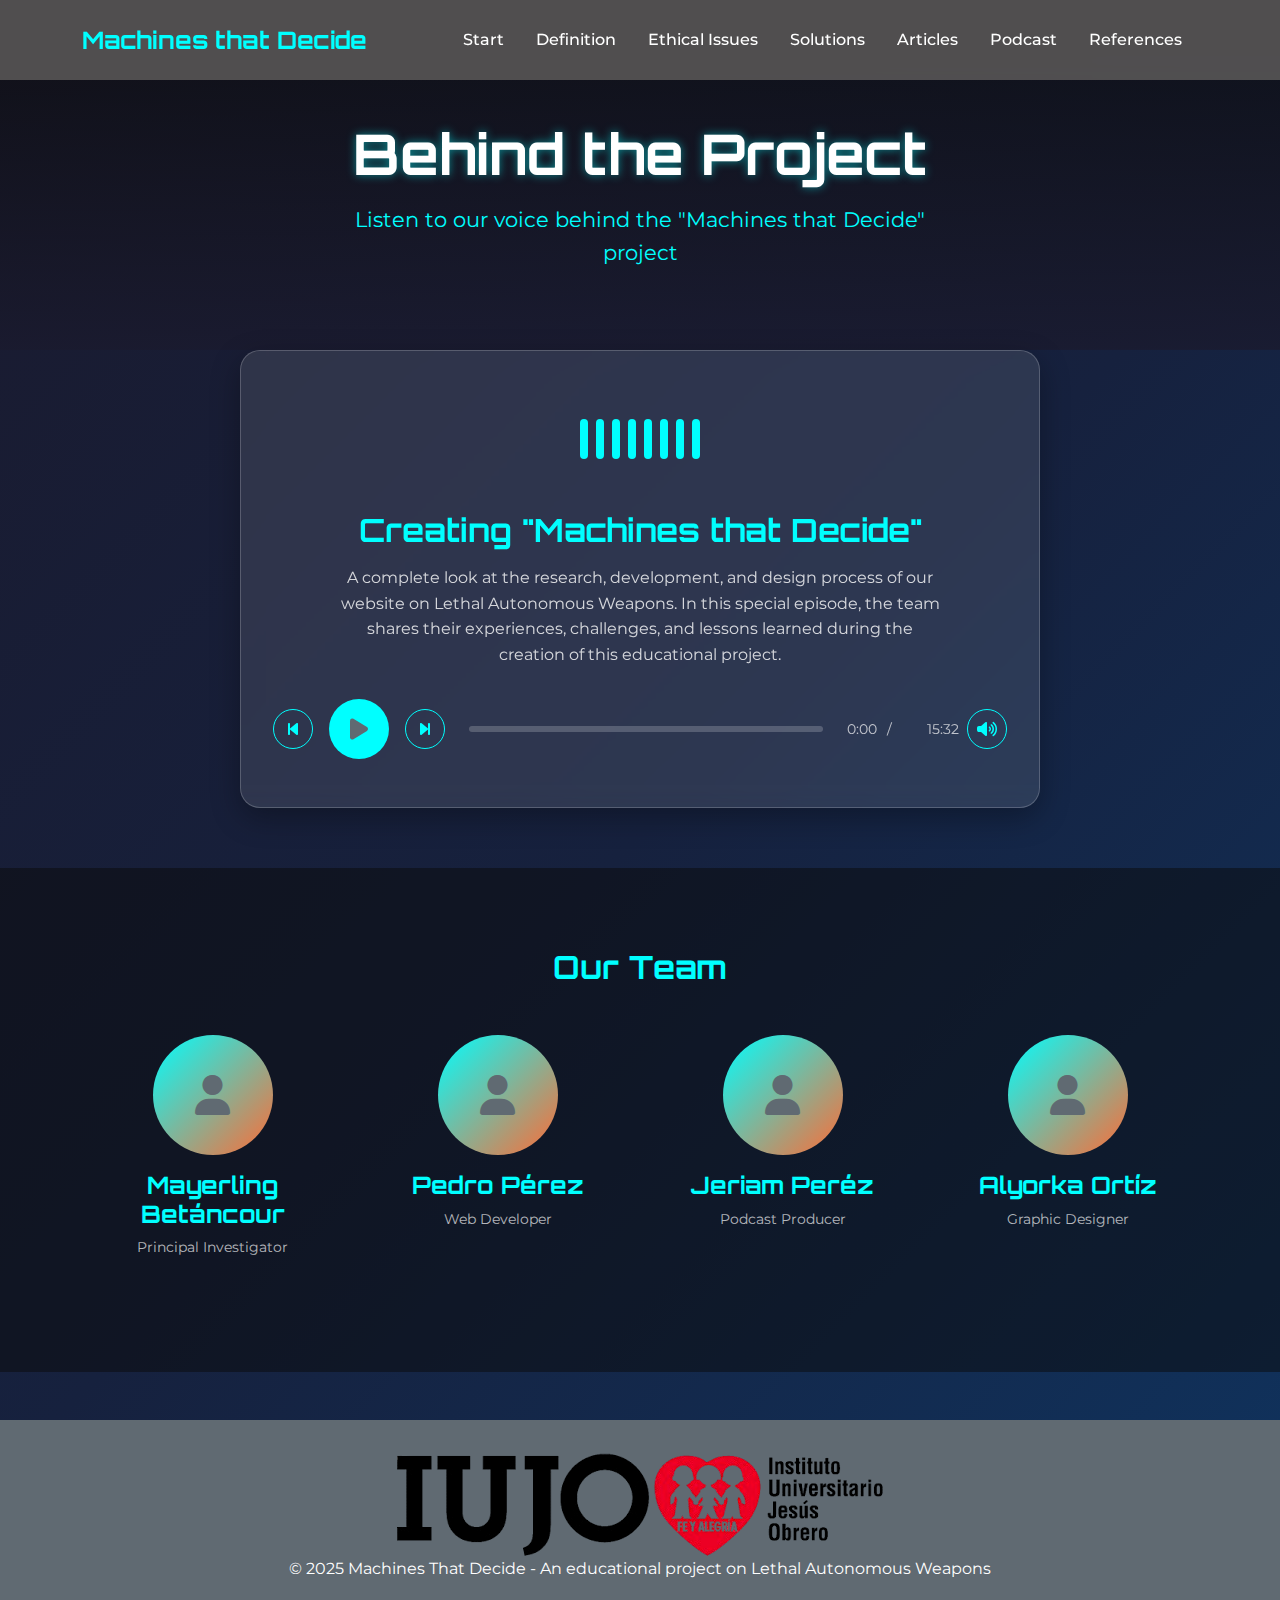
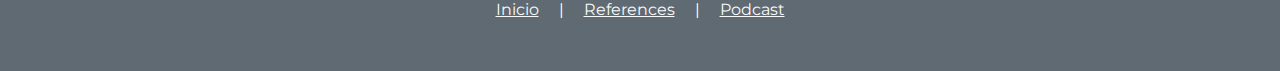
<file: podcast.html>
<!DOCTYPE html>
<html lang="es">
<head>
    <meta charset="UTF-8">
    <meta name="viewport" content="width=device-width, initial-scale=1.0">
    <title>Podcast - Machines that Decide</title>
    <link href="https://cdn.jsdelivr.net/npm/bootstrap@5.3.0/dist/css/bootstrap.min.css" rel="stylesheet">
    <link href="https://fonts.googleapis.com/css2?family=Orbitron:wght@400;700&family=Montserrat:wght@400;700&display=swap" rel="stylesheet">
    <link rel="stylesheet" href="https://cdnjs.cloudflare.com/ajax/libs/font-awesome/6.4.0/css/all.min.css">
    <link rel="icon" href="images\favicon.ico" type="image/x-icon">
    <style>
        :root {
            --primary-color: #606a72;
            --secondary-color: #1a1a2e;
            --accent-color: #00ffff;
            --accent-secondary: #ff6b35;
            --text-light: #ffffff;
            --text-dark: #333333;
            --transition: all 0.3s ease;
        }

        * {
            margin: 0;
            padding: 0;
            box-sizing: border-box;
        }

        body {
            font-family: 'Montserrat', sans-serif;
            line-height: 1.6;
            color: var(--text-light);
            background: linear-gradient(135deg, #1a1a2e 0%, #16213e 50%, #0f3460 100%);
            min-height: 100vh;
        }

        h1, h2, h3, h4, h5, h6 {
            font-family: 'Orbitron', sans-serif;
            font-weight: 700;
        }

        /* Navegación */
        .navbar {
            background-color: rgba(88, 85, 85, 0.9);
            backdrop-filter: blur(10px);
            padding: 1rem 0;
            transition: var(--transition);
        }

        .navbar-brand {
            font-family: 'Orbitron', sans-serif;
            font-weight: 700;
            font-size: 1.5rem;
            color: var(--accent-color) !important;
        }

        .navbar-nav .nav-link {
            color: var(--text-light) !important;
            font-weight: 500;
            margin: 0 0.5rem;
            transition: var(--transition);
        }

        .navbar-nav .nav-link:hover {
            color: var(--accent-color) !important;
        }

        /* Header */
        .podcast-header {
            padding: 120px 0 80px;
            text-align: center;
            background: 
                linear-gradient(rgba(10, 10, 10, 0.7), rgba(26, 26, 46, 0.8)),
                url('https://images.unsplash.com/photo-1590602847861-f357a9332bbc?ixlib=rb-4.0.3&auto=format&fit=crop&w=1950&q=80');
            background-size: cover;
            background-position: center;
        }

        .podcast-title {
            font-size: 3.5rem;
            margin-bottom: 1rem;
            text-shadow: 0 0 10px rgba(0, 255, 255, 0.5);
            animation: glow 2s ease-in-out infinite alternate;
        }

        @keyframes glow {
            from {
                text-shadow: 0 0 10px rgba(0, 255, 255, 0.5);
            }
            to {
                text-shadow: 0 0 20px rgba(0, 255, 255, 0.8), 0 0 30px rgba(0, 255, 255, 0.6);
            }
        }

        .podcast-subtitle {
            font-size: 1.3rem;
            max-width: 600px;
            margin: 0 auto;
            color: var(--accent-color);
        }

        /* Reproductor Principal */
        .main-player {
            max-width: 800px;
            margin: 0 auto 60px;
            background: rgba(255, 255, 255, 0.1);
            backdrop-filter: blur(10px);
            border-radius: 20px;
            padding: 3rem 2rem;
            border: 1px solid rgba(255, 255, 255, 0.2);
            box-shadow: 0 10px 30px rgba(0, 0, 0, 0.3);
        }

        .audio-wave {
            display: flex;
            justify-content: center;
            align-items: center;
            height: 80px;
            margin-bottom: 2rem;
        }

        .wave-bar {
            width: 8px;
            height: 40px;
            background: var(--accent-color);
            margin: 0 4px;
            border-radius: 4px;
            animation: wave 1.5s ease-in-out infinite;
        }

        .wave-bar:nth-child(2) { animation-delay: 0.1s; }
        .wave-bar:nth-child(3) { animation-delay: 0.2s; }
        .wave-bar:nth-child(4) { animation-delay: 0.3s; }
        .wave-bar:nth-child(5) { animation-delay: 0.4s; }
        .wave-bar:nth-child(6) { animation-delay: 0.5s; }
        .wave-bar:nth-child(7) { animation-delay: 0.6s; }
        .wave-bar:nth-child(8) { animation-delay: 0.7s; }

        @keyframes wave {
            0%, 100% { transform: scaleY(0.5); }
            50% { transform: scaleY(1.8); }
        }

        .podcast-info {
            text-align: center;
            margin-bottom: 2rem;
        }

        .podcast-info h2 {
            color: var(--accent-color);
            margin-bottom: 1rem;
        }

        .podcast-description {
            max-width: 600px;
            margin: 0 auto;
            color: rgba(255, 255, 255, 0.8);
        }

        .audio-controls {
            display: flex;
            align-items: center;
            justify-content: center;
            margin-top: 2rem;
        }

        .control-btn {
            background: var(--accent-color);
            color: var(--primary-color);
            border: none;
            width: 60px;
            height: 60px;
            border-radius: 50%;
            display: flex;
            align-items: center;
            justify-content: center;
            cursor: pointer;
            transition: var(--transition);
            margin: 0 1rem;
            font-size: 1.5rem;
        }

        .control-btn:hover {
            transform: scale(1.1);
            box-shadow: 0 0 20px rgba(0, 255, 255, 0.7);
        }

        .secondary-controls {
            display: flex;
            align-items: center;
            gap: 1rem;
        }

        .secondary-btn {
            background: transparent;
            color: var(--accent-color);
            border: 1px solid var(--accent-color);
            width: 40px;
            height: 40px;
            border-radius: 50%;
            display: flex;
            align-items: center;
            justify-content: center;
            cursor: pointer;
            transition: var(--transition);
        }

        .secondary-btn:hover {
            background: var(--accent-color);
            color: var(--primary-color);
        }

        .progress-container {
            flex-grow: 1;
            height: 6px;
            background: rgba(255, 255, 255, 0.2);
            border-radius: 5px;
            margin: 0 1.5rem;
            cursor: pointer;
            position: relative;
        }

        .progress-bar {
            height: 100%;
            background: var(--accent-color);
            border-radius: 5px;
            width: 0%;
            transition: width 0.1s linear;
        }

        .time {
            font-size: 0.9rem;
            color: rgba(255, 255, 255, 0.7);
            min-width: 40px;
        }

        /* Episodios */
        .episodes-section {
            padding: 60px 0;
        }

        .section-title {
            font-size: 2.5rem;
            margin-bottom: 3rem;
            color: var(--accent-color);
            text-align: center;
            text-transform: uppercase;
            letter-spacing: 1px;
        }

        .episode-card {
            background: rgba(255, 255, 255, 0.1);
            backdrop-filter: blur(10px);
            border-radius: 15px;
            padding: 1.5rem;
            margin-bottom: 2rem;
            transition: var(--transition);
            border: 1px solid rgba(255, 255, 255, 0.1);
        }

        .episode-card:hover {
            transform: translateY(-5px);
            box-shadow: 0 10px 20px rgba(0, 0, 0, 0.3);
        }

        .episode-header {
            display: flex;
            justify-content: space-between;
            align-items: flex-start;
            margin-bottom: 1rem;
        }

        .episode-title {
            color: var(--accent-color);
            margin-bottom: 0.5rem;
        }

        .episode-meta {
            display: flex;
            gap: 1rem;
            color: rgba(255, 255, 255, 0.7);
            font-size: 0.9rem;
        }

        .episode-description {
            margin-bottom: 1.5rem;
            color: rgba(255, 255, 255, 0.8);
        }

        .episode-controls {
            display: flex;
            align-items: center;
            gap: 1rem;
        }

        .episode-play-btn {
            background: var(--accent-color);
            color: var(--primary-color);
            border: none;
            width: 40px;
            height: 40px;
            border-radius: 50%;
            display: flex;
            align-items: center;
            justify-content: center;
            cursor: pointer;
            transition: var(--transition);
        }

        .episode-play-btn:hover {
            transform: scale(1.1);
        }

        .episode-duration {
            color: rgba(255, 255, 255, 0.7);
            font-size: 0.9rem;
        }

        /* Equipo */
        .team-section {
            padding: 80px 0;
            background: rgba(10, 10, 10, 0.5);
        }

        .team-title {
            font-size: 2rem;
            margin-bottom: 3rem;
            color: var(--accent-color);
            text-align: center;
        }

        .team-member {
            text-align: center;
            margin-bottom: 2rem;
        }

        .member-avatar {
            width: 120px;
            height: 120px;
            border-radius: 50%;
            margin: 0 auto 1rem;
            background: linear-gradient(135deg, var(--accent-color), var(--accent-secondary));
            display: flex;
            align-items: center;
            justify-content: center;
            font-size: 2.5rem;
            color: var(--primary-color);
        }

        .member-name {
            color: var(--accent-color);
            margin-bottom: 0.5rem;
        }

        .member-role {
            color: rgba(255, 255, 255, 0.7);
            font-size: 0.9rem;
        }

        /* Footer */
        .footer {
            background: var(--primary-color);
            color: var(--text-light);
            text-align: center;
            padding: 2rem 0;
            margin-top: 3rem;
        }

        /* Responsive */
        @media (max-width: 768px) {
            .podcast-title {
                font-size: 2.5rem;
            }
            
            .audio-controls {
                flex-direction: column;
                gap: 1rem;
            }
            
            .progress-container {
                width: 100%;
                margin: 0.5rem 0;
            }
            
            .episode-header {
                flex-direction: column;
            }
            
            .episode-meta {
                margin-top: 0.5rem;
            }
        }
    </style>
</head>
<body>
    <!-- Navegación -->
    <nav class="navbar navbar-expand-lg navbar-dark fixed-top">
        <div class="container">
            <a class="navbar-brand" class="logo-img" href="index.html">Machines that Decide</a>
            <button class="navbar-toggler" type="button" data-bs-toggle="collapse" data-bs-target="#navbarNav">
                <span class="navbar-toggler-icon"></span>
            </button>
            <div class="collapse navbar-collapse" id="navbarNav">
                <ul class="navbar-nav ms-auto">
                    <li class="nav-item"><a class="nav-link" href="index.html">Start</a></li>
                    <li class="nav-item"><a class="nav-link" href="index.html#definicion">Definition</a></li>
                    <li class="nav-item"><a class="nav-link" href="index.html#problemas">Ethical Issues</a></li>
                    <li class="nav-item"><a class="nav-link" href="index.html#soluciones">Solutions</a></li>
                    <li class="nav-item"><a class="nav-link" href="index.html#articulos">Articles</a></li>
                    <li class="nav-item"><a class="nav-link active" href="podcast.html">Podcast</a></li>
                    <li class="nav-item"><a class="nav-link" href="index.html#referencias">References</a></li>
                </ul>
            </div>
        </div>
    </nav>

    <!-- Header del Podcast -->
    <header class="podcast-header">
        <div class="container">
            <h1 class="podcast-title">Behind the Project</h1>
            <p class="podcast-subtitle">Listen to our voice behind the "Machines that Decide" project</p>
        </div>
    </header>

    <!-- Reproductor Principal -->
    <section class="main-player-section">
        <div class="container">
            <div class="main-player">
                <div class="audio-wave">
                    <div class="wave-bar"></div>
                    <div class="wave-bar"></div>
                    <div class="wave-bar"></div>
                    <div class="wave-bar"></div>
                    <div class="wave-bar"></div>
                    <div class="wave-bar"></div>
                    <div class="wave-bar"></div>
                    <div class="wave-bar"></div>
                </div>
                <div class="podcast-info">
                    <h2>Creating "Machines that Decide"</h2>
                    <p class="podcast-description">
                        A complete look at the research, development, and design process of our website
                        on Lethal Autonomous Weapons. In this special episode, the team shares their experiences,
                        challenges, and lessons learned during the creation of this educational project.
                </div>
                <div class="audio-controls">
                    <div class="secondary-controls">
                        <button class="secondary-btn" id="rewindBtn">
                            <i class="fas fa-backward-step"></i>
                        </button>
                    </div>
                    
                    <button class="control-btn" id="playBtn">
                        <i class="fas fa-play"></i>
                    </button>
                    
                    <div class="secondary-controls">
                        <button class="secondary-btn" id="forwardBtn">
                            <i class="fas fa-forward-step"></i>
                        </button>
                    </div>
                    
                    <div class="progress-container" id="progressContainer">
                        <div class="progress-bar" id="progressBar"></div>
                    </div>
                    
                    <span class="time" id="currentTime">0:00</span>
                    <span class="time">/</span>
                    <span class="time" id="duration">15:32</span>
                    
                    <div class="secondary-controls">
                        <button class="secondary-btn" id="volumeBtn">
                            <i class="fas fa-volume-high"></i>
                        </button>
                    </div>
                </div>
            </div>
        </div>
    </section>

    <!-- Equipo del Podcast -->
    <section class="team-section">
        <div class="container">
            <h2 class="team-title">Our Team</h2>
            <div class="row">
                <div class="col-md-3 col-sm-6">
                    <div class="team-member">
                        <div class="member-avatar">
                            <i class="fas fa-user"></i>
                        </div>
                        <h4 class="member-name">Mayerling Betáncour</h4>
                        <p class="member-role">Principal Investigator</p>
                    </div>
                </div>
                <div class="col-md-3 col-sm-6">
                    <div class="team-member">
                        <div class="member-avatar">
                            <i class="fas fa-user"></i>
                        </div>
                        <h4 class="member-name">Pedro Pérez</h4>
                        <p class="member-role">Web Developer</p>
                    </div>
                </div>
                <div class="col-md-3 col-sm-6">
                    <div class="team-member">
                        <div class="member-avatar">
                            <i class="fas fa-user"></i>
                        </div>
                        <h4 class="member-name">Jeriam Peréz</h4>
                        <p class="member-role">Podcast Producer</p>
                    </div>
                </div>
                <div class="col-md-3 col-sm-6">
                    <div class="team-member">
                        <div class="member-avatar">
                            <i class="fas fa-user"></i>
                        </div>
                        <h4 class="member-name">Alyorka Ortíz</h4>
                        <p class="member-role">Graphic Designer</p>
                    </div>
                </div>
            </div>
        </div>
    </section>

    <!-- Footer -->
    <footer class="footer">
        <div class="container">
            <img src="images/logo.png" alt="Logo" class="footer-logo">
            <p>&copy; 2025 Machines That Decide - An educational project on Lethal Autonomous Weapons</p>
            <p class="mt-2">
                <a href="index.html" class="text-light me-3">Inicio</a> | 
                <a href="index.html#referencias" class="text-light mx-3">References</a> | 
                <a href="podcast.html" class="text-light ms-3">Podcast</a>
            </p>
        </div>
    </footer>

    <!-- Scripts -->
    <script src="https://cdn.jsdelivr.net/npm/bootstrap@5.3.0/dist/js/bootstrap.bundle.min.js"></script>
    <script>
        // Simulación de reproductor de podcast
        document.addEventListener('DOMContentLoaded', function() {
            const playBtn = document.getElementById('playBtn');
            const rewindBtn = document.getElementById('rewindBtn');
            const forwardBtn = document.getElementById('forwardBtn');
            const volumeBtn = document.getElementById('volumeBtn');
            const progressBar = document.getElementById('progressBar');
            const progressContainer = document.getElementById('progressContainer');
            const currentTime = document.getElementById('currentTime');
            const duration = document.getElementById('duration');
            
            let isPlaying = false;
            let isMuted = false;
            
            // Botón de reproducción principal
            playBtn.addEventListener('click', function() {
                isPlaying = !isPlaying;
                const icon = playBtn.querySelector('i');
                
                if (isPlaying) {
                    icon.classList.remove('fa-play');
                    icon.classList.add('fa-pause');
                    simulatePlayback();
                } else {
                    icon.classList.remove('fa-pause');
                    icon.classList.add('fa-play');
                }
            });
            
            // Botón de retroceso
            rewindBtn.addEventListener('click', function() {
                let currentWidth = parseFloat(progressBar.style.width) || 0;
                let newWidth = Math.max(0, currentWidth - 10);
                progressBar.style.width = `${newWidth}%`;
                updateTimeDisplay(newWidth);
            });
            
            // Botón de avance
            forwardBtn.addEventListener('click', function() {
                let currentWidth = parseFloat(progressBar.style.width) || 0;
                let newWidth = Math.min(100, currentWidth + 10);
                progressBar.style.width = `${newWidth}%`;
                updateTimeDisplay(newWidth);
            });
            
            // Botón de volumen
            volumeBtn.addEventListener('click', function() {
                isMuted = !isMuted;
                const icon = volumeBtn.querySelector('i');
                
                if (isMuted) {
                    icon.classList.remove('fa-volume-high');
                    icon.classList.add('fa-volume-mute');
                } else {
                    icon.classList.remove('fa-volume-mute');
                    icon.classList.add('fa-volume-high');
                }
            });
            
            // Control de progreso al hacer clic
            progressContainer.addEventListener('click', function(e) {
                const rect = this.getBoundingClientRect();
                const clickX = e.clientX - rect.left;
                const width = rect.width;
                const percentage = (clickX / width) * 100;
                
                progressBar.style.width = `${percentage}%`;
                updateTimeDisplay(percentage);
            });
            
            // Botones de reproducción de episodios
            const episodePlayBtns = document.querySelectorAll('.episode-play-btn');
            episodePlayBtns.forEach(btn => {
                btn.addEventListener('click', function() {
                    // En una implementación real, aquí cargaríamos el episodio específico
                    const episodeTitle = this.closest('.episode-card').querySelector('.episode-title').textContent;
                    document.querySelector('.podcast-info h2').textContent = episodeTitle;
                    
                    // Simular cambio de episodio
                    progressBar.style.width = '0%';
                    currentTime.textContent = '0:00';
                    
                    if (!isPlaying) {
                        playBtn.click();
                    }
                });
            });
            
            function simulatePlayback() {
                let progress = parseFloat(progressBar.style.width) || 0;
                const totalDuration = 932; // 15:32 en segundos
                
                const interval = setInterval(() => {
                    if (isPlaying && progress < 100) {
                        progress += 100 / (totalDuration / 2); // Avance más rápido para demo
                        progressBar.style.width = `${progress}%`;
                        updateTimeDisplay(progress);
                    } else if (!isPlaying) {
                        clearInterval(interval);
                    } else if (progress >= 100) {
                        clearInterval(interval);
                        isPlaying = false;
                        const icon = playBtn.querySelector('i');
                        icon.classList.remove('fa-pause');
                        icon.classList.add('fa-play');
                    }
                }, 500);
            }
            
            function updateTimeDisplay(percentage) {
                const totalSeconds = 932; // 15:32 en segundos
                const currentSeconds = Math.floor((percentage / 100) * totalSeconds);
                const minutes = Math.floor(currentSeconds / 60);
                const seconds = currentSeconds % 60;
                currentTime.textContent = `${minutes}:${seconds.toString().padStart(2, '0')}`;
                
                // Actualizar duración total (solo una vez)
                if (duration.textContent === '15:32') {
                    const totalMinutes = Math.floor(totalSeconds / 60);
                    const totalSecs = totalSeconds % 60;
                    duration.textContent = `${totalMinutes}:${totalSecs.toString().padStart(2, '0')}`;
                }
            }
            
            // Inicializar tiempo total
            duration.textContent = '15:32';
        });
    </script>
</body>
</html>
</file>
